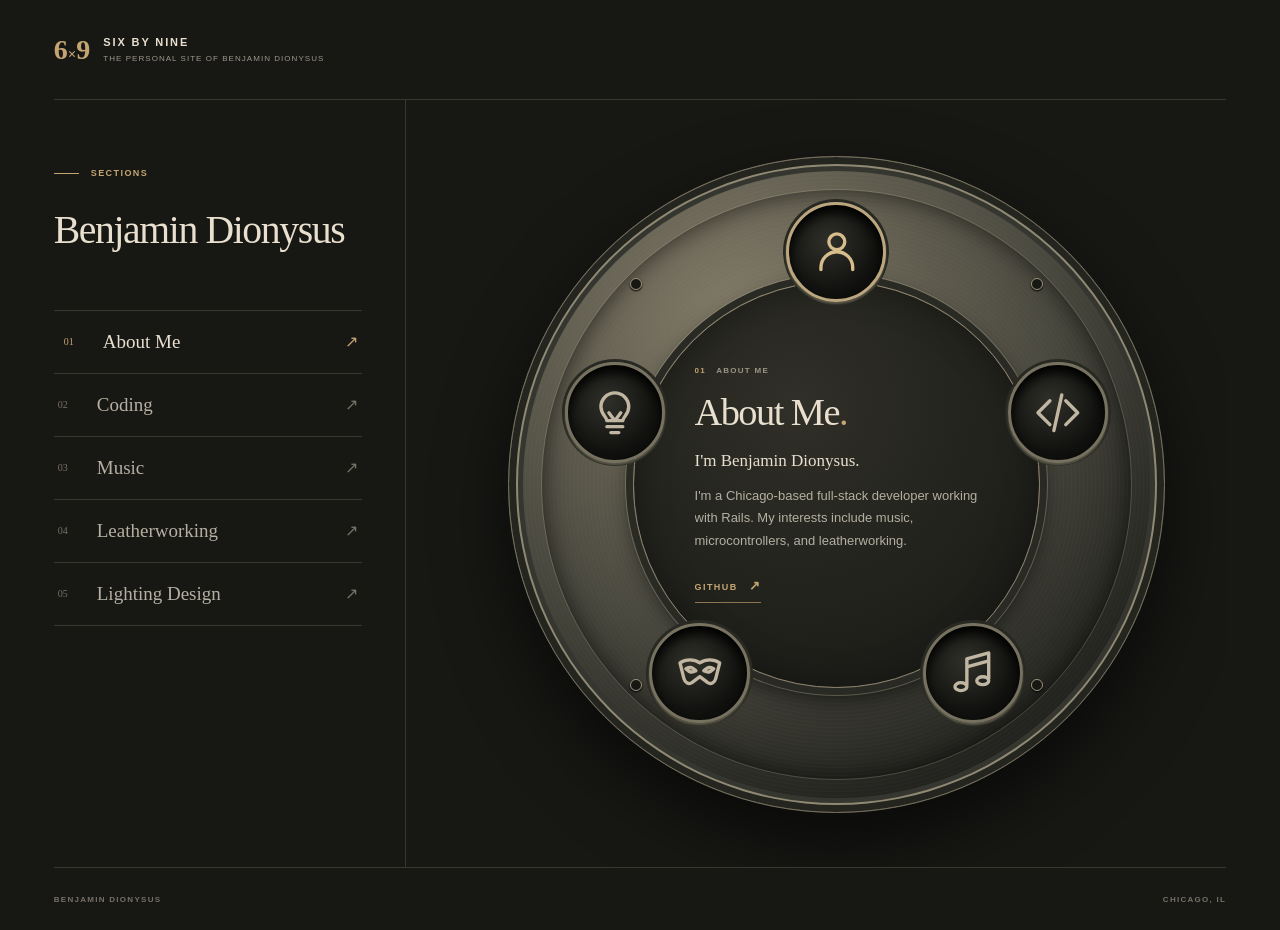
<file: index.html>
<!doctype html>
<html lang="en">
<head>
  <meta charset="utf-8">
  <meta name="viewport" content="width=device-width, initial-scale=1">
  <meta name="theme-color" content="#171714">
  <meta name="description" content="Benjamin Dionysus: coding, music, leatherworking, and lighting design.">
  <title>Benjamin Dionysus | Six by Nine</title>
  <link rel="stylesheet" href="styles.css?v=chambers-2">
  <script src="script.js?v=chambers-2" defer></script>
</head>
<body>
  <div class="page-shell">
    <header class="masthead">
      <div class="brand">
        <span class="brand-mark" aria-hidden="true">6<span>×</span>9</span>
        <span class="brand-name">SIX BY NINE <small>THE PERSONAL SITE OF BENJAMIN DIONYSUS</small></span>
      </div>
    </header>

    <main class="layout">
      <aside class="sidebar">
        <p class="eyebrow"><span class="tiny-line"></span> SECTIONS</p>
        <h1>Benjamin Dionysus</h1>

        <nav class="section-nav" aria-label="Explore the site">
          <button type="button" class="nav-item is-active" data-section="about" aria-pressed="true">
            <span class="nav-number">01</span><span class="nav-label">About Me</span><span class="nav-arrow" aria-hidden="true">↗</span>
          </button>
          <button type="button" class="nav-item" data-section="coding" aria-pressed="false">
            <span class="nav-number">02</span><span class="nav-label">Coding</span><span class="nav-arrow" aria-hidden="true">↗</span>
          </button>
          <button type="button" class="nav-item" data-section="music" aria-pressed="false">
            <span class="nav-number">03</span><span class="nav-label">Music</span><span class="nav-arrow" aria-hidden="true">↗</span>
          </button>
          <button type="button" class="nav-item" data-section="leatherworking" aria-pressed="false">
            <span class="nav-number">04</span><span class="nav-label">Leatherworking</span><span class="nav-arrow" aria-hidden="true">↗</span>
          </button>
          <button type="button" class="nav-item" data-section="lighting" aria-pressed="false">
            <span class="nav-number">05</span><span class="nav-label">Lighting Design</span><span class="nav-arrow" aria-hidden="true">↗</span>
          </button>
        </nav>
      </aside>

      <div class="stage">
        <div class="barrel">
          <div class="cylinder">
            <div class="cylinder-inner">
              <button type="button" class="chamber chamber-1 is-active" data-section="about" aria-label="About Me" aria-pressed="true">
                <svg class="chamber-icon" viewBox="0 0 24 24" fill="none" stroke="currentColor" aria-hidden="true"><circle cx="12" cy="7" r="4"/><path d="M4 21v-1a8 8 0 0 1 16 0v1"/></svg>
              </button>
              <button type="button" class="chamber chamber-2" data-section="coding" aria-label="Coding" aria-pressed="false">
                <svg class="chamber-icon" viewBox="0 0 24 24" fill="none" stroke="currentColor" aria-hidden="true"><path d="m8 6-6 6 6 6M16 6l6 6-6 6M14 3l-4 18"/></svg>
              </button>
              <button type="button" class="chamber chamber-3" data-section="music" aria-label="Music" aria-pressed="false">
                <svg class="chamber-icon" viewBox="0 0 24 24" fill="none" stroke="currentColor" aria-hidden="true"><path d="M9 18V5l11-3v13M9 9l11-3"/><ellipse cx="6" cy="19" rx="3" ry="2"/><ellipse cx="17" cy="16" rx="3" ry="2"/></svg>
              </button>
              <button type="button" class="chamber chamber-4" data-section="leatherworking" aria-label="Leatherworking" aria-pressed="false">
                <svg class="chamber-icon" viewBox="0 0 24 24" fill="none" stroke="currentColor" aria-hidden="true"><path d="M2 7c3-2 7-2 10 0 3-2 7-2 10 0l-2 8c-.5 2-2.5 3-4 2l-4-3-4 3c-1.5 1-3.5 0-4-2L2 7Z"/><path d="M5 10c2-1 3-1 5 1-2 1-3 1-5-1ZM19 10c-2-1-3-1-5 1 2 1 3 1 5-1Z"/></svg>
              </button>
              <button type="button" class="chamber chamber-5" data-section="lighting" aria-label="Lighting Design" aria-pressed="false">
                <svg class="chamber-icon" viewBox="0 0 24 24" fill="none" stroke="currentColor" aria-hidden="true"><path d="M8 16c0-2-3-3-3-7a7 7 0 0 1 14 0c0 4-3 5-3 7H8ZM8 19h8M10 22h4M9 12l3 4 3-4"/></svg>
              </button>
              <span class="bolt bolt-1" aria-hidden="true"></span><span class="bolt bolt-2" aria-hidden="true"></span>
              <span class="bolt bolt-3" aria-hidden="true"></span><span class="bolt bolt-4" aria-hidden="true"></span>
            </div>
          </div>

          <div class="center">
            <div class="center-content" aria-live="polite">
              <section class="content-panel" id="about">
                <p class="panel-kicker"><span>01</span> &nbsp; ABOUT ME</p>
                <h2>About Me<span class="accent">.</span></h2>
                <p class="panel-lead">I'm Benjamin Dionysus.</p>
                <p>I'm a Chicago-based full-stack developer working with Rails. My interests include music, microcontrollers, and leatherworking.</p>
                <a class="text-link" href="https://github.com/B-Dionysus" target="_blank" rel="noopener noreferrer">GITHUB <span aria-hidden="true">↗</span></a>
              </section>

              <section class="content-panel" id="coding" hidden>
                <p class="panel-kicker"><span>02</span> &nbsp; SELECTED PROJECTS</p>
                <h2>Coding<span class="accent">.</span></h2>
                <div class="project-list">
                  <a class="project" href="https://github.com/B-Dionysus/Osteolater" target="_blank" rel="noopener noreferrer"><span><strong>Osteolator</strong><small>An Arduino-powered sampler in a skull.</small></span><span aria-hidden="true">↗</span></a>
                  <a class="project" href="https://github.com/B-Dionysus/lifeline" target="_blank" rel="noopener noreferrer"><span><strong>Lifeline</strong><small>A personal timeline, organized by tags.</small></span><span aria-hidden="true">↗</span></a>
                  <a class="project" href="https://github.com/B-Dionysus/melodyCreator" target="_blank" rel="noopener noreferrer"><span><strong>Melody Creator</strong><small>Random melodies for sight-reading practice.</small></span><span aria-hidden="true">↗</span></a>
                </div>
                <a class="text-link" href="https://github.com/B-Dionysus?tab=repositories" target="_blank" rel="noopener noreferrer">ALL PROJECTS <span aria-hidden="true">↗</span></a>
              </section>

              <section class="content-panel" id="music" hidden>
                <p class="panel-kicker"><span>03</span> &nbsp; MUSIC</p>
                <h2>Music<span class="accent">.</span></h2>
                <p>Music projects and recordings will be added here.</p>
              </section>

              <section class="content-panel" id="leatherworking" hidden>
                <p class="panel-kicker"><span>04</span> &nbsp; LEATHERWORKING</p>
                <h2>Leatherworking<span class="accent">.</span></h2>
                <p>A gallery of my masks, including skulls, creatures, and other designs. Select a mask in the gallery to see a larger image.</p>
                <a class="text-link" href="http://masks.sixbynine.com" target="_blank" rel="noopener noreferrer">MASK GALLERY <span aria-hidden="true">↗</span></a>
              </section>

              <section class="content-panel" id="lighting" hidden>
                <p class="panel-kicker"><span>05</span> &nbsp; LIGHTING DESIGN</p>
                <h2>Lighting Design<span class="accent">.</span></h2>
                <p>View my lighting design portfolio.</p>
                <a class="text-link" href="http://lighting.sixbynine.com" target="_blank" rel="noopener noreferrer">LIGHTING PORTFOLIO <span aria-hidden="true">↗</span></a>
              </section>
            </div>
          </div>
        </div>
      </div>
    </main>
    <footer class="footer"><span>BENJAMIN DIONYSUS</span><span>CHICAGO, IL</span></footer>
  </div>
</body>
</html>
</file>
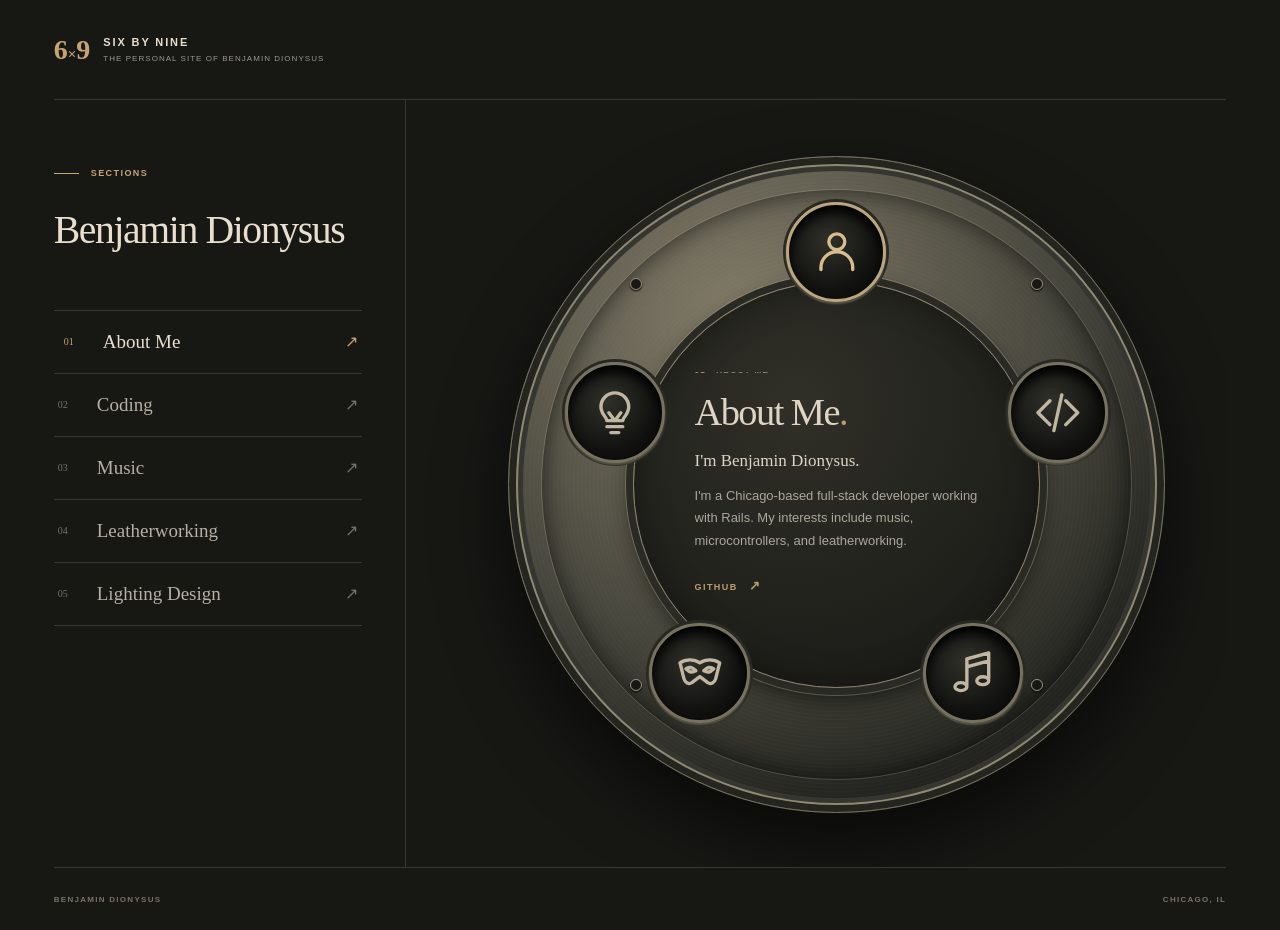
<file: preview-neon.html>
<!doctype html>
<html lang="en">
<head>
  <meta charset="utf-8">
  <meta name="viewport" content="width=device-width, initial-scale=1">
  <meta http-equiv="refresh" content="0; url=index.html">
  <title>Six by Nine</title>
</head>
<body>
  <p>The old preview has moved. <a href="index.html">Visit Six by Nine.</a></p>
</body>
</html>
</file>
<file: styles.css>
:root {
  color-scheme: dark;
  --background: #171714;
  --paper: #e8dfce;
  --muted: #9c978a;
  --brass: #c4a572;
  --line: #393830;
}

* { box-sizing: border-box; }
html { min-width: 280px; }
body {
  margin: 0;
  background: var(--background);
  color: var(--paper);
  font-family: Arial, Helvetica, sans-serif;
}
button, a { -webkit-tap-highlight-color: transparent; }
a { color: inherit; }
button:focus-visible, a:focus-visible { outline: 2px solid #e6c58e; outline-offset: 4px; }
.page-shell { max-width: 1800px; margin: auto; padding: 0 4.2%; }
.masthead, .footer { display: flex; justify-content: space-between; align-items: center; }
.masthead { min-height: 100px; border-bottom: 1px solid var(--line); }
.brand { display: flex; align-items: center; gap: 16px; text-decoration: none; }
.brand-mark { color: var(--brass); font: 700 28px Georgia, serif; letter-spacing: -3px; }
.brand-mark span { padding: 0 3px; font-size: 15px; }
.brand-name { font-size: 11px; font-weight: 700; letter-spacing: .17em; }
.brand-name small { display: block; margin-top: 6px; color: var(--muted); font-size: 8px; font-weight: 400; letter-spacing: .13em; }
.eyebrow, .footer, .panel-kicker, .text-link {
  font-size: 9px;
  font-weight: 700;
  letter-spacing: .16em;
}
.layout { display: grid; grid-template-columns: minmax(270px, 30%) minmax(0, 1fr); min-height: calc(100vh - 163px); }
.sidebar { display: flex; flex-direction: column; padding: 68px 12% 32px 0; border-right: 1px solid var(--line); }
.eyebrow { color: var(--brass); margin: 0 0 30px; }
.tiny-line { display: inline-block; vertical-align: middle; width: 25px; height: 1px; margin-right: 8px; background: var(--brass); }
h1, h2, p { margin-top: 0; }
h1 { margin-bottom: 19px; font: 400 clamp(29px, 3.1vw, 46px)/1.13 Georgia, serif; letter-spacing: -.035em; }
.section-nav { margin-top: 38px; border-top: 1px solid var(--line); }
.nav-item {
  display: grid; grid-template-columns: 39px 1fr auto; align-items: center; width: 100%;
  min-height: 63px; padding: 0 4px; border: 0; border-bottom: 1px solid var(--line);
  background: transparent; color: #b6b0a2; text-align: left; cursor: pointer;
  transition: color .2s ease, padding .2s ease;
}
.nav-item:hover, .nav-item.is-active { color: var(--paper); padding-left: 10px; }
.nav-number { color: #777267; font: 10px Georgia, serif; }
.nav-item.is-active .nav-number, .nav-item.is-active .nav-arrow { color: var(--brass); }
.nav-label { font: 19px Georgia, serif; }
.nav-arrow { color: #777267; font-size: 16px; }
.stage { position: relative; display: flex; align-items: center; justify-content: center; min-width: 0; padding: 32px 0 30px 5%; overflow: hidden; }
.accent { color: var(--brass); }
.barrel { position: relative; width: min(100%, 700px, 73vh); aspect-ratio: 1; margin: 24px auto; }
.barrel::before {
  content: "";
  position: absolute; inset: 0; border: 1px solid #77715f; border-radius: 50%;
  background: repeating-radial-gradient(circle, transparent 0 2px, #ffffff05 3px, transparent 4px),
    radial-gradient(circle at 35% 25%, #827b68, #4a493f 48%, #242520 75%, #11120f 100%);
  box-shadow: 0 30px 70px #0009, inset 0 0 0 7px #24251f, inset 0 0 0 9px #8f8873, inset 0 0 0 14px #35362f;
}
.cylinder {
  --rotation: 0deg;
  --rotation-timing: 1.6s cubic-bezier(.22,.7,.2,1);
  position: absolute; inset: 0; z-index: 1; pointer-events: none;
  transform: rotate(var(--rotation));
  transition: transform var(--rotation-timing);
}
.cylinder-inner { position: absolute; inset: 5%; border: 1px solid #c0b59b38; border-radius: 50%; box-shadow: inset 0 0 25px #0009; }
.chamber {
  position: absolute; display: grid; place-items: center; width: 17%; aspect-ratio: 1; border-radius: 50%;
  border: 3px solid #777260; color: #c1b6a2; font: 10px Georgia, serif; cursor: pointer; pointer-events: auto;
  background: radial-gradient(circle at 42% 38%, #30302a 0, #121310 60%, #070806 100%);
  box-shadow: 0 2px 2px #c4b99b55, inset 0 7px 12px #000, 0 0 0 3px #282922;
  transition: border-color .3s, color .3s;
}
.chamber.is-active { border-color: #bba67e; color: #d7bc8c; }
.chamber:hover { border-color: #d3bd93; color: #e8dfce; }
.chamber-icon {
  width: 58%; height: 58%; fill: none; stroke: currentColor; stroke-width: 1.7;
  stroke-linecap: round; stroke-linejoin: round; transform-origin: center;
  transform: rotate(calc(-1 * var(--rotation)));
  transition: transform var(--rotation-timing);
}
.chamber-1 { left: 41.5%; top: 2%; }
.chamber-2 { left: 79.07%; top: 29.29%; }
.chamber-3 { left: 64.72%; top: 73.46%; }
.chamber-4 { left: 18.28%; top: 73.46%; }
.chamber-5 { left: 3.93%; top: 29.29%; }
.bolt { position: absolute; width: 2%; aspect-ratio: 1; border-radius: 50%; background: #171813; border: 1px solid #a69b83; box-shadow: 0 1px 2px #000; }
.bolt-1 { top: 15%; left: 15%; } .bolt-2 { top: 15%; right: 15%; }
.bolt-3 { bottom: 15%; right: 15%; } .bolt-4 { bottom: 15%; left: 15%; }
.center {
  position: absolute; inset: 19%; display: grid; place-items: center;
  border: 1px solid #8e8470; border-radius: 50%;
  background: radial-gradient(circle at 40% 30%, #302f28, #1d1e19 72%);
  box-shadow: 0 0 0 7px #292a23, 0 0 0 8px #aaa08866, 0 8px 25px #000b, inset 0 0 35px #0005;
}
.center-content { width: 70%; max-height: 76%; overflow-y: auto; scrollbar-color: #8d795b transparent; scrollbar-width: thin; }
.content-panel:not([hidden]) { animation: reveal-content .75s cubic-bezier(.22,.7,.2,1); }
@keyframes reveal-content {
  from { opacity: 0; clip-path: inset(50% 0); filter: blur(6px); }
  to { opacity: 1; clip-path: inset(0); filter: blur(0); }
}
.panel-kicker { color: #9a9587; margin-bottom: 17px; font-size: 8px; }
.panel-kicker span { color: var(--brass); }
h2 { margin-bottom: 15px; font: 400 clamp(25px, 3vw, 42px)/1.05 Georgia, serif; letter-spacing: -.04em; overflow-wrap: anywhere; }
.content-panel p:not(.panel-kicker) { color: #b4afa1; font-size: clamp(11px, 1.1vw, 13px); line-height: 1.7; }
.content-panel .panel-lead { color: var(--paper) !important; font-size: clamp(14px, 1.35vw, 17px) !important; font-family: Georgia, serif; margin-bottom: 9px; }
.text-link { display: inline-block; margin-top: 12px; color: var(--brass); text-decoration: none; border-bottom: 1px solid #8c7654; padding-bottom: 7px; line-height: 1.4; }
.text-link:hover { color: #f0d7aa; }
.text-link span { padding-left: 7px; font-size: 13px; }
.project-list { border-top: 1px solid #555047; }
.project { display: flex; justify-content: space-between; gap: 8px; padding: 9px 0; border-bottom: 1px solid #555047; text-decoration: none; color: var(--brass); }
.project strong { display: block; color: var(--paper); font: 400 14px Georgia, serif; }
.project small { display: block; margin-top: 3px; color: #a9a396; font-size: 10px; line-height: 1.4; }
.project:hover strong { color: var(--brass); }
.footer { min-height: 63px; border-top: 1px solid var(--line); color: #777267; font-size: 8px; }

@media (max-width: 900px) {
  .layout { grid-template-columns: minmax(230px, 34%) minmax(0, 1fr); }
  .sidebar { padding-right: 10%; }
  .barrel { width: min(100%, 700px); }
  .center { inset: 17%; }
  .center-content { width: 74%; max-height: 80%; }
}
@media (max-width: 650px) {
  .page-shell { padding: 0 6%; }
  .masthead { min-height: 78px; }
  .layout { display: flex; flex-direction: column; }
  .sidebar { padding: 40px 0 0; border: 0; }
  .eyebrow { margin-bottom: 18px; }
  .section-nav { display: grid; grid-template-columns: 1fr 1fr; margin-top: 18px; }
  .nav-item { min-height: 54px; grid-template-columns: 28px 1fr auto; }
  .nav-item:nth-child(odd) { border-right: 1px solid var(--line); padding-right: 14px; }
  .nav-item:nth-child(even) { padding-left: 14px; }
  .nav-item:last-child:nth-child(odd) { grid-column: 1 / -1; border-right: 0; }
  .nav-label { font-size: 16px; }
  .stage { padding: 34px 0 30px; overflow: visible; }
  .barrel { width: min(100%, 500px); margin: 24px auto; }
  .center { inset: 15%; }
  .center-content { width: 65%; max-height: 60%; }
  h2 { font-size: clamp(23px, 6vw, 32px); margin-bottom: 10px; }
  .panel-kicker { margin-bottom: 10px; }
  .content-panel p:not(.panel-kicker) { font-size: 11px; line-height: 1.5; margin-bottom: 8px; }
  .content-panel .panel-lead { font-size: 14px !important; }
  .project { padding: 6px 0; }
  .project strong { font-size: 13px; }
  .text-link { margin-top: 8px; font-size: 8px; }
}
@media (max-width: 380px) {
  .barrel { width: 100%; }
  .center { inset: 12%; }
  .center-content { width: 60%; max-height: 50%; }
}
@media (prefers-reduced-motion: reduce) {
  *, *::before, *::after { scroll-behavior: auto !important; transition-duration: .01ms !important; animation-duration: .01ms !important; }
}
</file>
